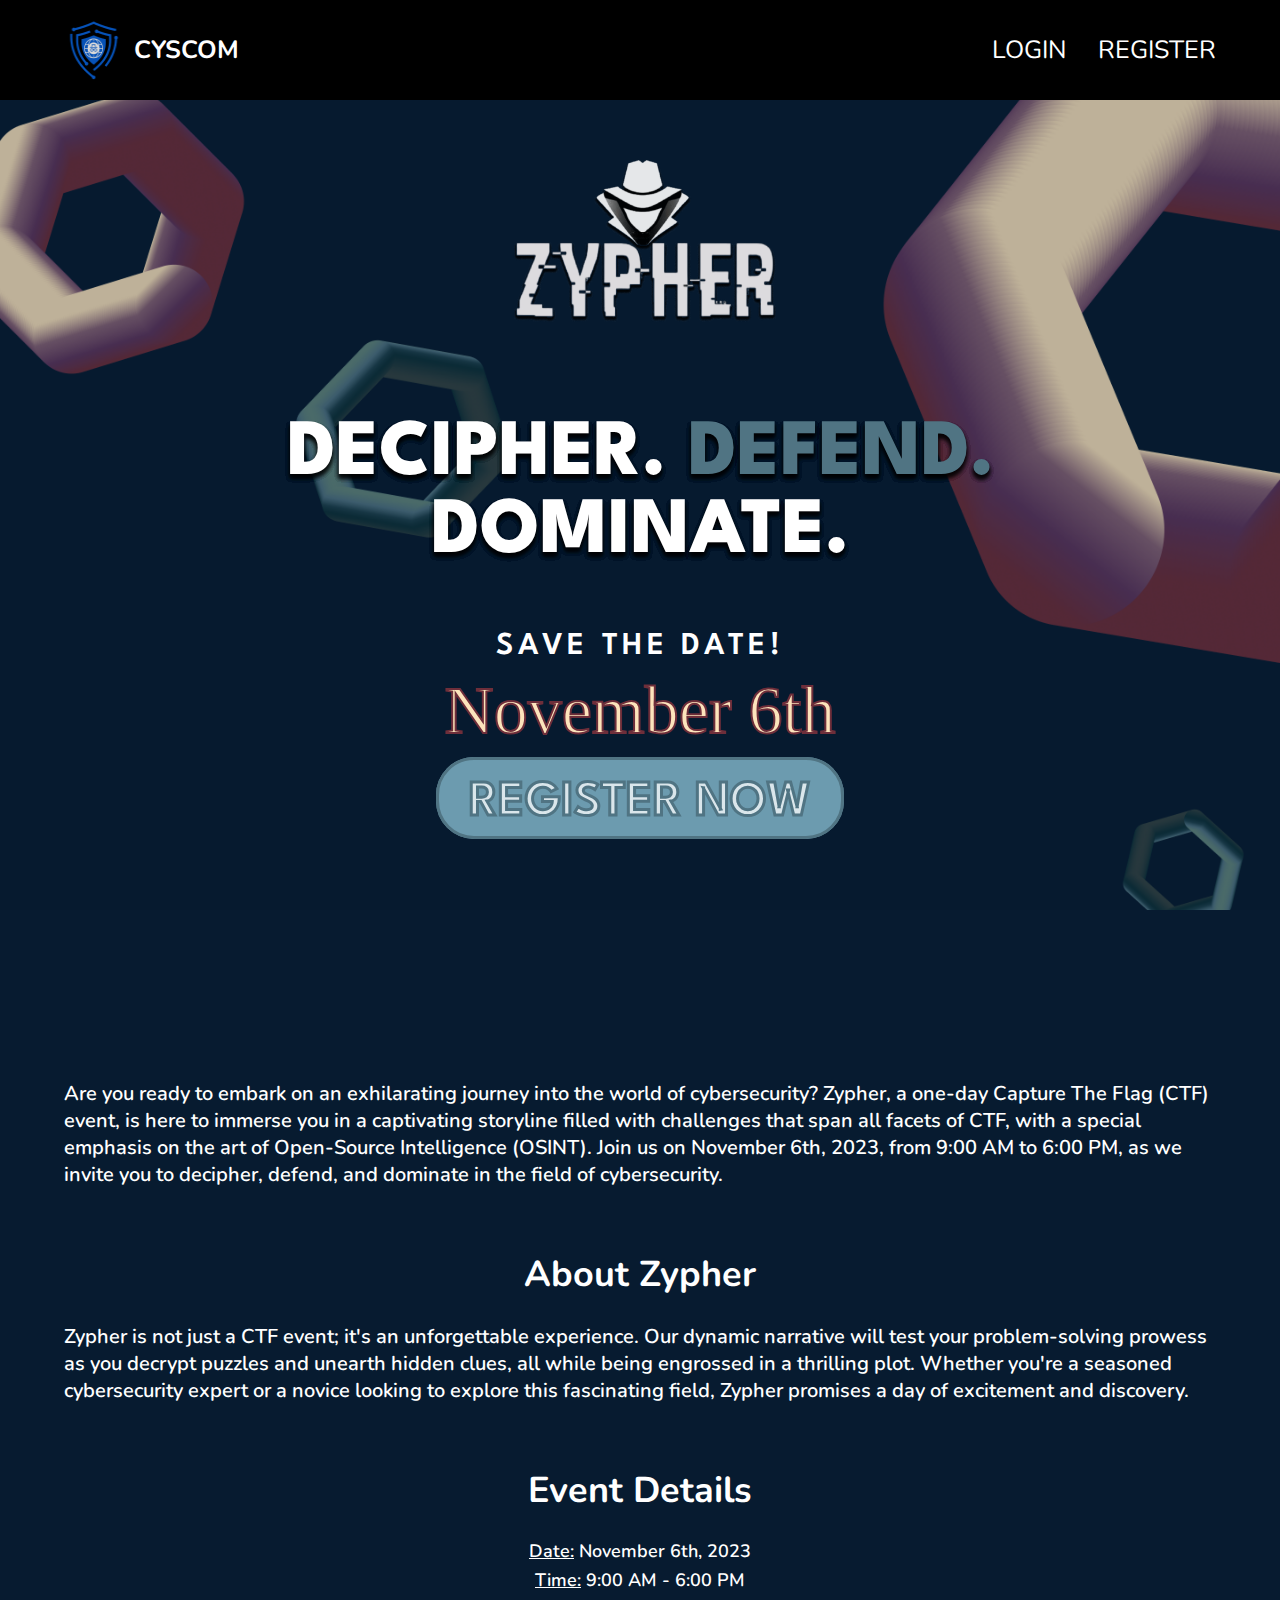
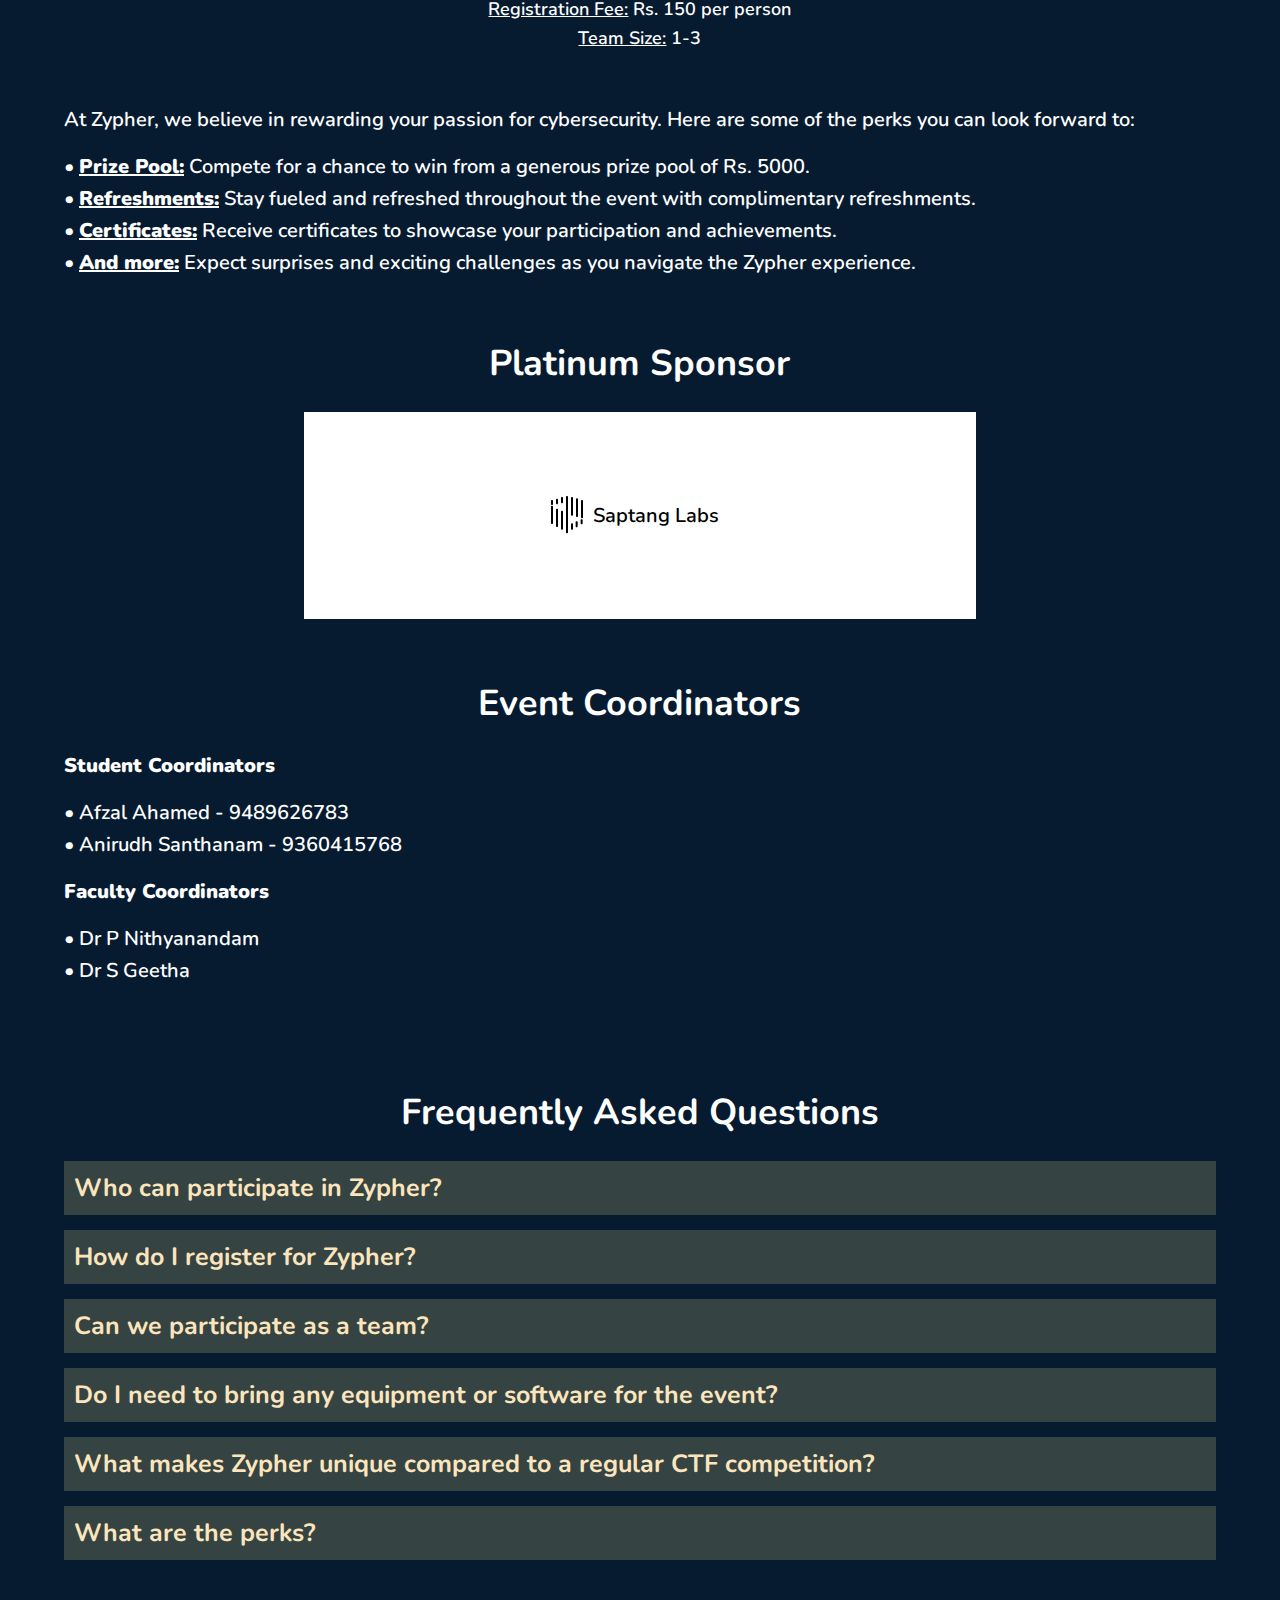
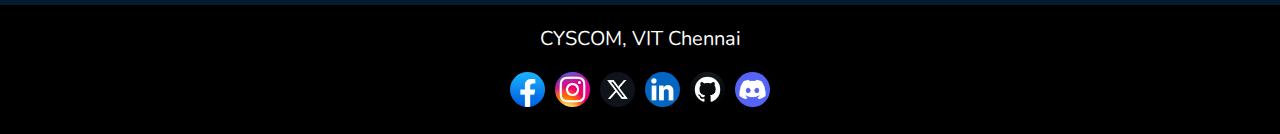
<file: src/index.html>
<!DOCTYPE html>
<html lang="en">

<head>
    <meta charset="UTF-8" />
    <meta name="viewport" content="width=device-width, initial-scale=1.0" />
    <title>Zypher | CYSCOM</title>

    <link rel="stylesheet" href="style.css" />
    <link rel="preconnect" href="https://fonts.googleapis.com" />
    <link rel="preconnect" href="https://fonts.gstatic.com" crossorigin />
    <link
        href="https://fonts.googleapis.com/css2?family=Anton&family=Kosugi+Maru&family=League+Spartan:wght@300;800&family=Nunito:wght@300&display=swap"
        rel="stylesheet" />

    <link rel="shortcut icon" href="logo.png" type="image/x-icon">
</head>

<body>
    <!-- read changes.txt -->
    <!-- read contributors.txt -->
    <div class="landing-page">
        <nav>
            <div class="nav-content">
                <div class="navbar-left">
                    <div class="logo-container">
                        <img id="cyscomlogo" alt="cyscomlogo" src="cyscom.png" />
                        <span id="cyscom">CYSCOM</span>
                    </div>
                </div>
                <div class="navbar-right">
                    <a class="nav-link" id="login-nav" href="login">LOGIN</a>
                    <a class="nav-link" id="reg-nav" href="register">REGISTER</a>
                </div>
            </div>
        </nav>
        <div class="main-content">
            <div class="zypher-logo-content">
                <div class="logo">
                    <img class="zypherlogo" alt="zypherlogo" src="logo.png" />
                </div>
            </div>
            <div class="content-container">
                <div class="left">
                    <div class="decipher">
                        DECIPHER.<span style="color: #507483"> DEFEND.</span> DOMINATE.
                    </div>
                </div>
                <div class="right">
                    <div class="savethedate">SAVE THE DATE!</div>
                    <div class="date">November 6th</div>
                    <div class="register-container">
                        <div class="button-container">
                          
                                <a class="register-button" id="play-toggle" href="register">REGISTER NOW</a>
                            
                        </div>
                    </div>
                </div>
            </div>
        </div>
        <div class="scroll-down-page">
            <div class="section-container">
                <div class="event-section event-desc">
                    <p>
                        Are you ready to embark on an exhilarating journey into the world of cybersecurity? Zypher, a
                        one-day Capture The Flag (CTF) event, is here to immerse you in a captivating storyline filled
                        with challenges that span all facets of CTF, with a special emphasis on the art of Open-Source
                        Intelligence (OSINT). Join us on November 6th, 2023, from 9:00 AM to 6:00 PM, as we invite you
                        to decipher, defend, and dominate in the field of cybersecurity.
                    </p>
                </div>
                <br>
                <div class="event-section event-desc">
                    <div class="center">

                        <h1>About Zypher</h1> 
                    </div>
                    <p>
                        Zypher is not just a CTF event; it's an unforgettable experience. Our dynamic narrative will
                        test your problem-solving prowess as you decrypt puzzles and unearth hidden clues, all while
                        being engrossed in a thrilling plot. Whether you're a seasoned cybersecurity expert or a novice
                        looking to explore this fascinating field, Zypher promises a day of excitement and discovery.
                    </p>
                </div>
                <br>
                <div class="event-section event-desc">
                    <div class="center">

                        <h1>Event Details</h1>
                    </div>

                <div class="center">

                    <ul>
                        <li><u>Date:</u> November 6th, 2023</li>
                        <li><u>Time:</u> 9:00 AM - 6:00 PM</li>
                        <li><u>Registration Fee:</u> Rs. 150 per person</li>
                        <li><u>Team Size:</u> 1-3</li>
                    </ul>
                </div>
                </div>
                <br>
                <div class="event-section event-desc">

                    
                    <p>
                        At Zypher, we believe in rewarding your passion for cybersecurity. Here are some of the perks
                        you can look forward to:
                    </p>
                    <ul>
                        <li>• <u><b>Prize Pool:</b></u> Compete for a chance to win from a generous prize pool of Rs.
                            5000.</li>
                        <li>• <u><b>Refreshments:</b></u> Stay fueled and refreshed throughout the event with
                            complimentary refreshments.</li>
                        <li>• <u><b>Certificates:</b></u> Receive certificates to showcase your participation and
                            achievements.</li>
                        <li>• <u><b>And more:</b></u> Expect surprises and exciting challenges as you navigate the
                            Zypher experience.</li>
                    </ul>
                </div>
                <br>
                <div class="event-section event-desc">
                    <div class="center">

                        <h1>Platinum Sponsor</h1>
                    </div>
                    <div class="image-container">
                        <div class="background flex">
    
                            <img src="saptang_logo.svg" alt="sponsor-logo">
                            <p>Saptang Labs</p>
                        </div>

                    </div>
                </div>
                <br>
                <br>
                <div class="event-section event-desc">
                    <div class="margin-wrapper">
                        <div class="center">

                            <h1>Event Coordinators</h1>
                        </div>
                    </div>
                    <p><b>Student Coordinators</b></p>
                    <ul>
                        <li>• Afzal Ahamed - 9489626783</li>
                        <li>• Anirudh Santhanam - 9360415768</li>
                    </ul>
                    <p><b>Faculty Coordinators</b></p>
                    <ul>
                        <li>• Dr P Nithyanandam</li>
                        <li>• Dr S Geetha</li>
                    </ul>
                </div>
                <!-- <br>
                <div class="event-section event-rules">
                    <h1>Event Rules</h1>
                    <ul>
                        <li>Point 1</li>
                        <li>Point 2</li>
                        <li>Point 3</li>
                    </ul>
                </div> -->
            </div>
        </div>
        <div class="scroll-down-page">
            <div class="faq">
                <h1>Frequently Asked Questions</h1>
                <div class="faq-box">
                    <div class="query-container">
                        <button class="question" onclick="toggleAnswer(this)">
                            Who can participate in Zypher?
                        </button>
                        <div class="answer">
                            <div class="answer-content">
                                Zypher is an inclusive event open to all individuals interested in problem-solving and
                                Capture The Flag (CTF) challenges. Regardless of your level of expertise, whether you're
                                a novice or an experienced problem solver, Zypher welcomes and caters to everyone. It's
                                an opportunity for all to embark on a journey of intellectual exploration.
                            </div>
                        </div>
                    </div>
                    <div class="query-container">
                        <button class="question" onclick="toggleAnswer(this)">
                            How do I register for Zypher?
                        </button>
                        <div class="answer">
                            <div class="answer-content">
                                The registration process is quick and straightforward. Just click on the registration
                                link here, and you'll be directed to the registration page. Fill in your details, and
                                for the incredible value of just Rs. 150, you secure your place in this thrilling event.
                                Don't miss out on this chance to test your skills and be part of the Zypher experience.
                            </div>
                        </div>
                    </div>
                    <div class="query-container">
                        <button class="question" onclick="toggleAnswer(this)">
                            Can we participate as a team?
                        </button>
                        <div class="answer">
                            <div class="answer-content">
                                Absolutely! Teamwork makes Zypher even more exciting. You can form a team consisting of
                                1 to 3 participants. The team creation process will take place on the day of the event,
                                allowing you to collaborate and tackle challenges together. Strength in numbers, right?
                            </div>
                        </div>
                    </div>
                    <div class="query-container">
                        <button class="question" onclick="toggleAnswer(this)">
                            Do I need to bring any equipment or software for the event?
                        </button>
                        <div class="answer">
                            <div class="answer-content">
                                All you need to bring is your laptop, and it's preferred if you have Kali Linux
                                pre-installed. We've got everything else covered for you, ensuring a seamless and
                                immersive experience during Zypher.
                            </div>
                        </div>
                    </div>
                    <div class="query-container">
                        <button class="question" onclick="toggleAnswer(this)">
                            What makes Zypher unique compared to a regular CTF competition?
                        </button>
                        <div class="answer">
                            <div class="answer-content">
                                Zypher isn't your average CTF event. It's an extraordinary blend of problem-solving and
                                storytelling. Each challenge you face is not just a technical puzzle but a piece of a
                                captivating narrative. As you solve these challenges, you unravel the storyline, making
                                Zypher a thrilling and immersive experience. It's problem-solving with a twist!
                            </div>
                        </div>
                    </div>
                    <div class="query-container">
                        <button class="question" onclick="toggleAnswer(this)">
                            What are the perks?
                        </button>
                        <div class="answer">
                            <div class="answer-content">
                                Prize Pool of Rs. 5000, refreshments for all, certificates, and more.
                            </div>
                        </div>
                    </div>
                </div>
            </div>
        </div>
        <footer>
            <p>CYSCOM, VIT Chennai</p>
            <div class="footer-links">
                <a href="https://facebook.com/cyscomvit/"><img src="facebook.png" alt="" height="32"
                        width="32"></a>
                <!-- &nbsp; -->
                <a href="https://instagram.com/cyscomvit/"><img src="instagram.png" alt="" height="32"
                        width="32"></a>
                <!-- &nbsp; -->
                <a href="https://twitter.com/CyscomVit/"><img src="x.png" alt="" height="32"
                        width="32"></a>
                <!-- &nbsp; -->
                <a href="https://www.linkedin.com/company/cyscomvit/"><img src="linkedin.png" alt=""
                        height="32" width="32"></a>
                <!-- &nbsp; -->
                <a href="https://github.com/cyscomvit/"><img src="github.png" alt="" height="32"
                        width="32"></a>
                <!-- &nbsp; -->
                <a href="https://discord.gg/9RyHCQgjAv"><img src="discord.png" alt="" height="32"
                        width="32"></a>
                <!-- &nbsp; -->
            </div>
        </footer>
    </div>
    <script>
        function toggleAnswer(button) {
            const answer = button.nextElementSibling;
            const answerContent = answer.querySelector('.answer-content');
            const faqItem = button.parentElement;

            if (faqItem.classList.contains('open')) {
                // If the FAQ item is open, close it
                answer.style.height = '0';
                answer.style.padding = '0';
                answerContent.style.overflow = 'hidden';
                faqItem.classList.remove('open');
            } else {
                // If the FAQ item is closed, open it
                answer.style.height = answerContent.scrollHeight + 'px';
                answer.style.padding = '10px';
                answerContent.style.overflow = 'visible';
                faqItem.classList.add('open');
            }
        }
        if (localStorage.getItem('jwt')) {
            document.getElementById('login-nav').innerHTML = 'Logout';
            document.getElementById('login-nav').href = "javascript:localStorage.removeItem('jwt');window.location.reload();";
            document.getElementById('reg-nav').remove();
            document.getElementById('play-toggle').innerHTML = 'PLAY';
            document.getElementById('play-toggle').href = 'game/';
        }

    </script>
</body>

</html>
</file>
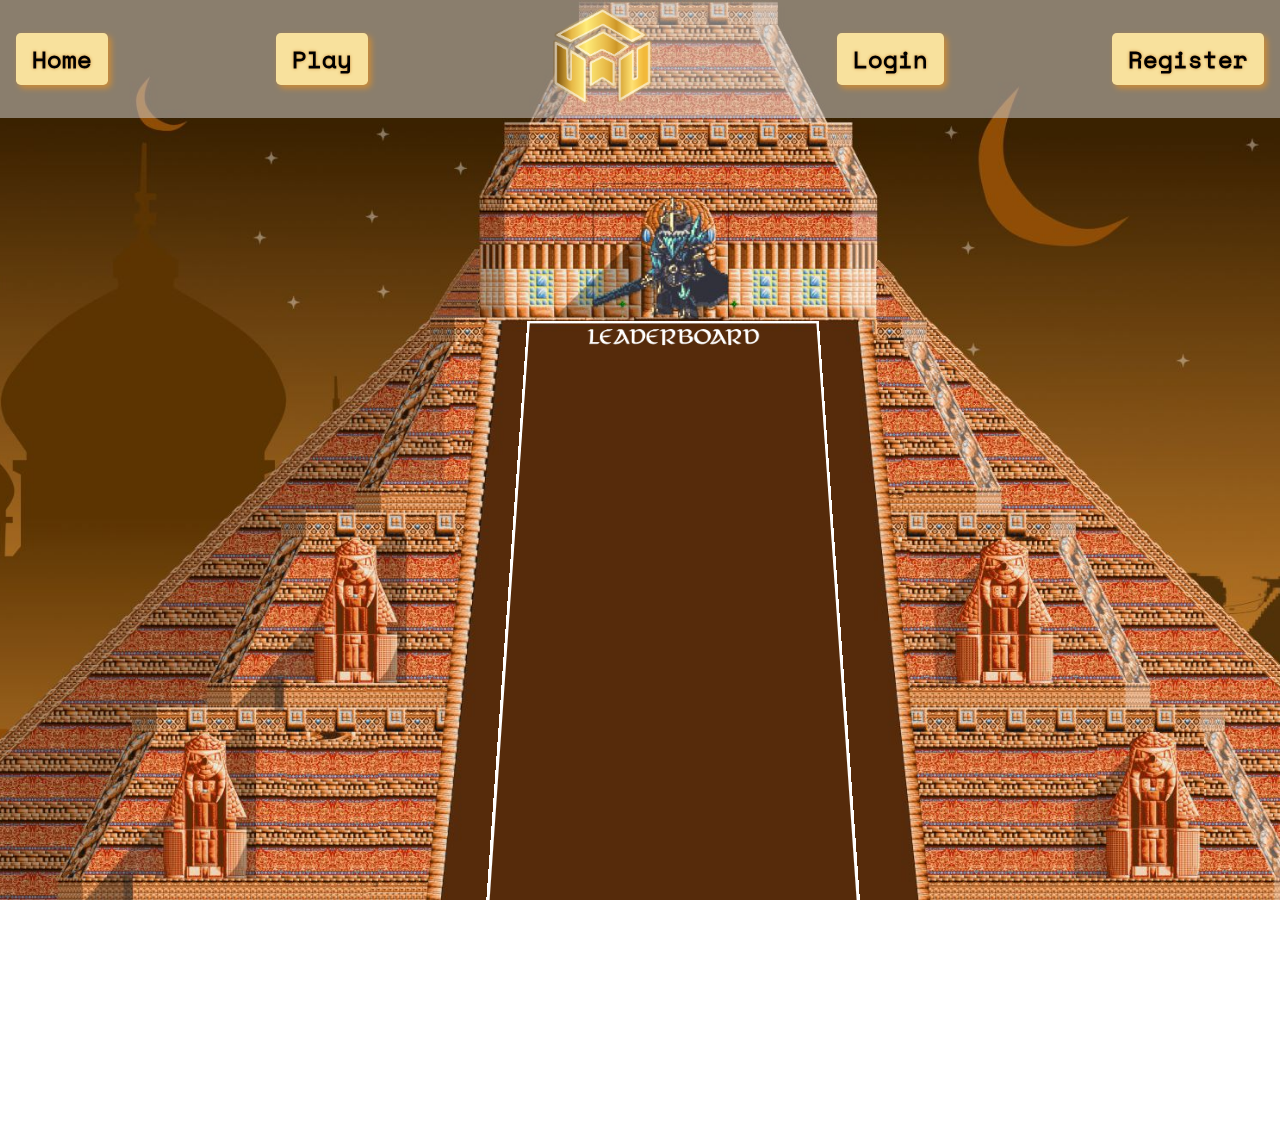
<file: app/leaderboard/index.html>
<!DOCTYPE html>
<html lang="en">

<head>
    <meta charset="UTF-8">
    <meta http-equiv="X-UA-Compatible" content="IE=edge">
    <meta name="viewport" content="width=device-width, initial-scale=1.0">
    <title>Leaderboard</title>
</head>

<body>
    <header>
        <nav>
            <ul>
                <li><a href="../">Home</a></li>
                <li><a href="../game">Play</a></li>
                <li><img src="../assets/img/navbar-logo.png" alt="paradox logo"></li>
                <li><a href="../login" id="login-nav">Login</a></li>
                <li><a href="../register">Register</a></li>
            </ul>
        </nav>
    </header>
    <div class="container">
        <div class="content">
            <h1 hidden>Leaderboard</h1>
            <svg id="h1-image" viewBox="0 0 446 51" fill="none" xmlns="http://www.w3.org/2000/svg">
                <path
                    d="M7.98993 44.784C9.1846 42.864 9.78193 39.792 9.78193 35.568V8.88C9.78193 7.81333 9.2486 7.28 8.18193 7.28H2.35793C1.29126 7.28 1.1846 6.96 2.03793 6.32L7.66993 2.352C8.52326 1.712 9.48326 1.392 10.5499 1.392H15.3499C16.4166 1.392 16.9499 1.92533 16.9499 2.992V33.648C16.9499 34.6293 16.8646 35.6107 16.6939 36.592C16.5233 37.5307 16.3099 38.4267 16.0539 39.28C15.7979 40.304 16.1606 40.816 17.1419 40.816H32.9499C33.9739 40.816 34.1446 41.2213 33.4619 42.032L31.2219 44.784C30.8806 45.1253 30.4753 45.424 30.0059 45.68C29.5366 45.8933 29.0673 46 28.5979 46H8.56593C7.66993 46 7.47793 45.5947 7.98993 44.784ZM61.1514 1.392C61.6208 1.392 62.1328 1.37067 62.6874 1.328C63.2848 1.28533 63.8181 1.22133 64.2874 1.136L66.6554 0.688C67.1248 0.602665 67.3808 0.623998 67.4234 0.751999C67.5088 0.837331 67.3594 1.008 66.9754 1.264L59.8714 6.32C59.5301 6.61867 59.0821 6.85333 58.5274 7.024C58.0154 7.152 57.5034 7.19467 56.9914 7.152C51.5301 6.85333 47.5408 7.87733 45.0234 10.224C42.5061 12.5707 41.3541 16.5813 41.5674 22.256C41.6101 22.896 41.8448 23.216 42.2714 23.216C42.5701 23.216 42.8261 23.1307 43.0394 22.96L46.1114 20.976C46.4954 20.72 46.9434 20.528 47.4554 20.4C48.0101 20.2293 48.5221 20.144 48.9914 20.144H62.9434C64.0101 20.144 64.0954 20.4213 63.1994 20.976L56.8634 25.072C56.4794 25.328 56.0101 25.5413 55.4554 25.712C54.9434 25.8827 54.4528 25.968 53.9834 25.968H43.5514C43.0821 25.968 42.7194 26.1173 42.4634 26.416C42.2074 26.672 42.1434 27.0347 42.2714 27.504C42.7834 29.68 43.5088 31.664 44.4474 33.456C45.4288 35.248 46.5808 36.7627 47.9034 38C49.2688 39.2373 50.7834 40.1973 52.4474 40.88C54.1541 41.5627 55.9888 41.904 57.9514 41.904C59.7861 41.904 61.5994 41.6267 63.3914 41.072C63.8608 40.9013 64.1594 40.9013 64.2874 41.072C64.4154 41.2427 64.3088 41.4987 63.9674 41.84C63.2421 42.6933 62.3888 43.4613 61.4074 44.144C60.4688 44.784 59.4874 45.3173 58.4634 45.744C57.4394 46.1707 56.3941 46.4907 55.3274 46.704C54.3034 46.9173 53.3434 47.024 52.4474 47.024C49.8021 47.024 47.3701 46.4053 45.1514 45.168C42.9754 43.9307 41.0768 42.3093 39.4554 40.304C37.8768 38.2987 36.6394 36.0587 35.7434 33.584C34.8474 31.0667 34.3994 28.528 34.3994 25.968C34.3994 22.8533 34.6554 20.2507 35.1674 18.16C35.7221 16.0693 36.4688 14.2773 37.4074 12.784C38.3888 11.248 39.5408 9.92533 40.8634 8.816C42.2288 7.664 43.7008 6.46933 45.2794 5.232C46.2608 4.50666 47.1994 3.90933 48.0954 3.44C49.0341 2.97066 49.9941 2.58666 50.9754 2.288C51.9568 1.98933 53.0021 1.776 54.1114 1.648C55.2208 1.52 56.4581 1.43466 57.8234 1.392H61.1514ZM98.6489 32.432C98.4356 31.9627 98.2223 31.7067 98.0089 31.664C97.7956 31.5787 97.6036 31.7067 97.4329 32.048C96.1103 34.8213 94.5316 37.168 92.6969 39.088C90.8623 41.008 88.9209 42.5653 86.8729 43.76C84.8676 44.9547 82.8196 45.808 80.7289 46.32C78.6809 46.832 76.7609 47.0667 74.9689 47.024C73.2196 46.9813 71.7049 46.6827 70.4249 46.128C69.9129 45.9147 69.5716 45.6587 69.4009 45.36C69.2729 45.0187 69.3583 44.6987 69.6569 44.4C71.3636 42.608 73.0916 40.304 74.8409 37.488C76.6329 34.6293 78.2543 31.5573 79.7049 28.272C81.1983 24.9867 82.4569 21.6373 83.4809 18.224C84.5476 14.8107 85.2089 11.6533 85.4649 8.752C85.5076 8.28266 85.3796 7.92 85.0809 7.664C84.7823 7.408 84.3983 7.28 83.9289 7.28H77.7849C76.7183 7.28 76.5049 6.96 77.1449 6.32L81.0489 2.352C81.6889 1.712 82.5209 1.392 83.5449 1.392H89.6249C90.7769 1.392 91.8436 1.75467 92.8249 2.48C93.8489 3.16267 94.5956 4.08 95.0649 5.232L111.449 44.4C111.662 44.8693 111.684 45.2533 111.513 45.552C111.342 45.8507 111.022 46 110.553 46H105.945C105.476 46 105.028 45.8507 104.601 45.552C104.174 45.2533 103.854 44.8693 103.641 44.4L98.6489 32.432ZM91.6729 15.856C91.2463 14.7893 90.9263 14.704 90.7129 15.6C90.2009 17.8613 89.3903 20.272 88.2809 22.832C87.1716 25.3493 85.9556 27.8027 84.6329 30.192C83.3103 32.5387 81.9663 34.6933 80.6009 36.656C79.2783 38.576 78.1049 40.048 77.0809 41.072C76.4409 41.712 76.6116 41.9253 77.5929 41.712C78.3609 41.5413 79.3423 41.2213 80.5369 40.752C81.7743 40.2827 83.1609 39.5787 84.6969 38.64C86.2756 37.7013 88.0249 36.5067 89.9449 35.056C91.8649 33.5627 93.9129 31.6853 96.0889 29.424C96.3449 29.168 96.4943 28.8053 96.5369 28.336C96.6223 27.824 96.5583 27.3333 96.3449 26.864L91.6729 15.856ZM124.591 7.6C125.829 5.552 127.514 3.93067 129.647 2.736C131.823 1.49866 134.255 0.879997 136.943 0.879997C139.717 0.879997 142.106 1.54133 144.111 2.864C146.117 4.144 147.717 5.85066 148.911 7.984C150.149 10.0747 150.981 12.464 151.407 15.152C151.834 17.84 151.855 20.6133 151.471 23.472C151.13 26.288 150.383 29.04 149.231 31.728C148.122 34.416 146.586 36.8267 144.623 38.96C142.703 41.0507 140.378 42.7573 137.647 44.08C134.917 45.36 131.802 46 128.303 46C126.853 46 125.423 45.9573 124.015 45.872C122.65 45.7867 121.413 45.488 120.303 44.976C119.237 44.464 118.362 43.6747 117.679 42.608C117.039 41.4987 116.719 39.9413 116.719 37.936V8.88C116.719 7.81333 116.186 7.28 115.119 7.28H109.231C108.207 7.28 108.122 6.96 108.975 6.32L114.607 2.352C115.461 1.712 116.421 1.392 117.487 1.392H122.287C123.354 1.392 123.887 1.92533 123.887 2.992V7.408C123.887 8.38933 124.122 8.45333 124.591 7.6ZM123.887 31.728C123.887 34.0747 123.887 35.9093 123.887 37.232C123.93 38.5547 124.143 39.536 124.527 40.176C124.911 40.816 125.53 41.2213 126.383 41.392C127.237 41.52 128.495 41.584 130.159 41.584C133.018 41.584 135.45 40.7307 137.455 39.024C139.503 37.2747 141.082 35.12 142.191 32.56C143.301 29.9573 143.962 27.1413 144.175 24.112C144.389 21.0827 144.111 18.288 143.343 15.728C142.618 13.1253 141.402 10.9707 139.695 9.264C138.031 7.51467 135.855 6.64 133.167 6.64C132.271 6.64 131.269 6.81067 130.159 7.152C129.093 7.45066 128.09 7.89867 127.151 8.496C126.255 9.09333 125.487 9.81866 124.847 10.672C124.207 11.5253 123.887 12.4853 123.887 13.552V31.728ZM181.089 1.392C181.558 1.392 182.07 1.37067 182.625 1.328C183.222 1.28533 183.756 1.22133 184.225 1.136L186.593 0.688C187.062 0.602665 187.318 0.623998 187.361 0.751999C187.446 0.837331 187.297 1.008 186.913 1.264L179.809 6.32C179.468 6.61867 179.02 6.85333 178.465 7.024C177.953 7.152 177.441 7.19467 176.929 7.152C171.468 6.85333 167.478 7.87733 164.961 10.224C162.444 12.5707 161.292 16.5813 161.505 22.256C161.548 22.896 161.782 23.216 162.209 23.216C162.508 23.216 162.764 23.1307 162.977 22.96L166.049 20.976C166.433 20.72 166.881 20.528 167.393 20.4C167.948 20.2293 168.46 20.144 168.929 20.144H182.881C183.948 20.144 184.033 20.4213 183.137 20.976L176.801 25.072C176.417 25.328 175.948 25.5413 175.393 25.712C174.881 25.8827 174.39 25.968 173.921 25.968H163.489C163.02 25.968 162.657 26.1173 162.401 26.416C162.145 26.672 162.081 27.0347 162.209 27.504C162.721 29.68 163.446 31.664 164.385 33.456C165.366 35.248 166.518 36.7627 167.841 38C169.206 39.2373 170.721 40.1973 172.385 40.88C174.092 41.5627 175.926 41.904 177.889 41.904C179.724 41.904 181.537 41.6267 183.329 41.072C183.798 40.9013 184.097 40.9013 184.225 41.072C184.353 41.2427 184.246 41.4987 183.905 41.84C183.18 42.6933 182.326 43.4613 181.345 44.144C180.406 44.784 179.425 45.3173 178.401 45.744C177.377 46.1707 176.332 46.4907 175.265 46.704C174.241 46.9173 173.281 47.024 172.385 47.024C169.74 47.024 167.308 46.4053 165.089 45.168C162.913 43.9307 161.014 42.3093 159.393 40.304C157.814 38.2987 156.577 36.0587 155.681 33.584C154.785 31.0667 154.337 28.528 154.337 25.968C154.337 22.8533 154.593 20.2507 155.105 18.16C155.66 16.0693 156.406 14.2773 157.345 12.784C158.326 11.248 159.478 9.92533 160.801 8.816C162.166 7.664 163.638 6.46933 165.217 5.232C166.198 4.50666 167.137 3.90933 168.033 3.44C168.972 2.97066 169.932 2.58666 170.913 2.288C171.894 1.98933 172.94 1.776 174.049 1.648C175.158 1.52 176.396 1.43466 177.761 1.392H181.089ZM195.594 8.88C195.594 7.81333 195.061 7.28 193.994 7.28H188.17C187.104 7.28 186.997 6.96 187.85 6.32L193.482 2.352C194.336 1.712 195.296 1.392 196.362 1.392H201.162C202.229 1.392 202.762 1.92533 202.762 2.992V6.512C202.762 7.45066 203.125 7.6 203.85 6.96C205.77 4.99733 207.797 3.48266 209.93 2.416C212.064 1.34933 214.325 0.815998 216.714 0.815998C220.597 0.815998 223.648 1.84 225.866 3.888C228.128 5.936 229.258 8.83733 229.258 12.592C229.258 14.8107 228.896 16.9227 228.17 18.928C227.488 20.8907 226.506 22.7253 225.226 24.432C223.946 26.096 222.432 27.6107 220.682 28.976C218.933 30.2987 217.013 31.4507 214.922 32.432C214.453 32.6453 214.176 32.9227 214.09 33.264C214.048 33.6053 214.197 33.9467 214.538 34.288C215.477 35.2693 216.522 36.2507 217.674 37.232C218.826 38.2133 220 39.1093 221.194 39.92C222.389 40.7307 223.584 41.4347 224.778 42.032C226.016 42.6293 227.168 43.0347 228.234 43.248C229.13 43.4187 229.173 43.7173 228.362 44.144C227.722 44.4427 226.997 44.7627 226.186 45.104C225.376 45.4453 224.544 45.744 223.69 46C222.88 46.2987 222.069 46.5333 221.258 46.704C220.49 46.9173 219.808 47.024 219.21 47.024C218.741 47.024 218.058 46.768 217.162 46.256C216.266 45.7867 215.221 45.0613 214.026 44.08C212.832 43.056 211.53 41.776 210.122 40.24C208.757 38.6613 207.349 36.8053 205.898 34.672C205.6 34.288 205.514 33.968 205.642 33.712C205.813 33.4133 206.133 33.2213 206.602 33.136C208.992 32.7093 211.104 31.8987 212.938 30.704C214.773 29.4667 216.288 27.9733 217.482 26.224C218.72 24.4747 219.637 22.5547 220.234 20.464C220.874 18.3307 221.194 16.176 221.194 14C221.194 11.9093 220.554 10.1813 219.274 8.816C218.037 7.408 216.117 6.704 213.514 6.704C211.722 6.704 209.973 7.088 208.266 7.856C206.602 8.58133 205.13 9.584 203.85 10.864C203.509 11.2053 203.232 11.632 203.018 12.144C202.848 12.656 202.762 13.168 202.762 13.68V49.072C202.762 50.1387 202.229 50.672 201.162 50.672H197.194C196.128 50.672 195.594 50.1387 195.594 49.072V8.88ZM264.413 21.424C265.821 21.6373 267.144 21.9573 268.381 22.384C269.661 22.768 270.77 23.344 271.709 24.112C272.648 24.8373 273.394 25.7333 273.949 26.8C274.504 27.8667 274.781 29.168 274.781 30.704C274.781 32.4107 274.44 33.968 273.757 35.376C273.117 36.784 272.242 38.064 271.133 39.216C270.066 40.3253 268.829 41.3067 267.421 42.16C266.013 43.0133 264.562 43.7387 263.069 44.336C261.576 44.8907 260.082 45.3173 258.589 45.616C257.138 45.872 255.816 46 254.621 46C253.512 46 252.125 46 250.461 46C248.84 46.0427 247.261 45.8507 245.725 45.424C244.189 44.9973 242.866 44.2293 241.757 43.12C240.648 41.968 240.093 40.24 240.093 37.936V8.88C240.093 7.81333 239.56 7.28 238.493 7.28H232.669C231.602 7.28 231.496 6.96 232.349 6.32L237.981 2.352C238.408 2.05333 238.877 1.81867 239.389 1.648C239.944 1.47733 240.456 1.392 240.925 1.392H245.661C246.728 1.392 247.261 1.92533 247.261 2.992V7.408C247.261 8.38933 247.517 8.45333 248.029 7.6C249.266 5.552 250.952 3.93067 253.085 2.736C255.261 1.49866 257.672 0.879997 260.317 0.879997C262.365 0.879997 264.136 1.264 265.629 2.032C267.165 2.75733 268.36 3.71733 269.213 4.912C270.109 6.10667 270.685 7.45066 270.941 8.944C271.24 10.3947 271.176 11.8667 270.749 13.36C270.365 14.8107 269.64 16.1973 268.573 17.52C267.506 18.8 266.077 19.8453 264.285 20.656C263.432 21.04 263.474 21.296 264.413 21.424ZM247.261 21.616C247.261 22.0853 247.368 22.384 247.581 22.512C247.837 22.64 248.136 22.5333 248.477 22.192C248.69 22.0213 248.882 21.872 249.053 21.744C249.224 21.5733 249.373 21.424 249.501 21.296C250.781 21.296 252.104 21.2747 253.469 21.232C254.877 21.1467 256.349 21.104 257.885 21.104C258.482 21.104 259.016 21.0187 259.485 20.848C259.997 20.6347 260.424 20.3787 260.765 20.08C261.874 19.0133 262.664 17.712 263.133 16.176C263.602 14.64 263.688 13.168 263.389 11.76C263.133 10.352 262.429 9.15733 261.277 8.176C260.125 7.152 258.461 6.64 256.285 6.64C255.432 6.64 254.493 6.832 253.469 7.216C252.445 7.55733 251.464 8.048 250.525 8.688C249.586 9.28533 248.797 10.0107 248.157 10.864C247.56 11.6747 247.261 12.5707 247.261 13.552V21.616ZM247.261 31.728C247.261 34.16 247.282 36.0587 247.325 37.424C247.41 38.7893 247.709 39.792 248.221 40.432C248.776 41.0293 249.672 41.392 250.909 41.52C252.146 41.6053 253.938 41.6267 256.285 41.584C257.309 41.5413 258.376 41.3707 259.485 41.072C260.637 40.7307 261.704 40.2187 262.685 39.536C263.666 38.8107 264.477 37.872 265.117 36.72C265.757 35.568 266.077 34.16 266.077 32.496C266.077 30.192 265.522 28.464 264.413 27.312C263.304 26.16 261.896 25.3493 260.189 24.88C258.482 24.4107 256.626 24.1973 254.621 24.24C252.616 24.2827 250.696 24.3467 248.861 24.432C247.794 24.5173 247.261 25.072 247.261 26.096V31.728ZM296.727 47.024C293.783 47.024 291.117 46.4053 288.727 45.168C286.338 43.9307 284.29 42.3093 282.583 40.304C280.919 38.2987 279.639 36.0587 278.743 33.584C277.847 31.0667 277.399 28.528 277.399 25.968C277.399 22.64 278.039 19.4613 279.319 16.432C280.599 13.4027 282.327 10.736 284.503 8.432C286.722 6.08533 289.303 4.22933 292.247 2.864C295.234 1.49866 298.391 0.815998 301.719 0.815998C304.663 0.815998 307.33 1.392 309.719 2.544C312.109 3.65333 314.135 5.14666 315.799 7.024C317.506 8.90133 318.807 11.056 319.703 13.488C320.599 15.8773 321.047 18.352 321.047 20.912C321.047 24.24 320.407 27.4827 319.127 30.64C317.847 33.7547 316.098 36.528 313.879 38.96C311.703 41.392 309.122 43.3547 306.135 44.848C303.191 46.2987 300.055 47.024 296.727 47.024ZM285.207 21.872C285.207 24.8587 285.698 27.5467 286.679 29.936C287.661 32.3253 288.919 34.352 290.455 36.016C291.991 37.68 293.719 38.96 295.639 39.856C297.559 40.752 299.479 41.2 301.399 41.2C302.935 41.2 304.407 40.8373 305.815 40.112C307.266 39.3867 308.525 38.32 309.591 36.912C310.701 35.504 311.575 33.7973 312.215 31.792C312.855 29.7867 313.175 27.504 313.175 24.944C313.175 21.9573 312.706 19.3333 311.767 17.072C310.829 14.768 309.613 12.848 308.119 11.312C306.626 9.776 304.919 8.624 302.999 7.856C301.079 7.04533 299.159 6.64 297.239 6.64C295.703 6.64 294.21 6.96 292.759 7.6C291.351 8.24 290.071 9.2 288.919 10.48C287.81 11.76 286.914 13.36 286.231 15.28C285.549 17.1573 285.207 19.3547 285.207 21.872ZM347.524 32.432C347.311 31.9627 347.097 31.7067 346.884 31.664C346.671 31.5787 346.479 31.7067 346.308 32.048C344.985 34.8213 343.407 37.168 341.572 39.088C339.737 41.008 337.796 42.5653 335.748 43.76C333.743 44.9547 331.695 45.808 329.604 46.32C327.556 46.832 325.636 47.0667 323.844 47.024C322.095 46.9813 320.58 46.6827 319.3 46.128C318.788 45.9147 318.447 45.6587 318.276 45.36C318.148 45.0187 318.233 44.6987 318.532 44.4C320.239 42.608 321.967 40.304 323.716 37.488C325.508 34.6293 327.129 31.5573 328.58 28.272C330.073 24.9867 331.332 21.6373 332.356 18.224C333.423 14.8107 334.084 11.6533 334.34 8.752C334.383 8.28266 334.255 7.92 333.956 7.664C333.657 7.408 333.273 7.28 332.804 7.28H326.66C325.593 7.28 325.38 6.96 326.02 6.32L329.924 2.352C330.564 1.712 331.396 1.392 332.42 1.392H338.5C339.652 1.392 340.719 1.75467 341.7 2.48C342.724 3.16267 343.471 4.08 343.94 5.232L360.324 44.4C360.537 44.8693 360.559 45.2533 360.388 45.552C360.217 45.8507 359.897 46 359.428 46H354.82C354.351 46 353.903 45.8507 353.476 45.552C353.049 45.2533 352.729 44.8693 352.516 44.4L347.524 32.432ZM340.548 15.856C340.121 14.7893 339.801 14.704 339.588 15.6C339.076 17.8613 338.265 20.272 337.156 22.832C336.047 25.3493 334.831 27.8027 333.508 30.192C332.185 32.5387 330.841 34.6933 329.476 36.656C328.153 38.576 326.98 40.048 325.956 41.072C325.316 41.712 325.487 41.9253 326.468 41.712C327.236 41.5413 328.217 41.2213 329.412 40.752C330.649 40.2827 332.036 39.5787 333.572 38.64C335.151 37.7013 336.9 36.5067 338.82 35.056C340.74 33.5627 342.788 31.6853 344.964 29.424C345.22 29.168 345.369 28.8053 345.412 28.336C345.497 27.824 345.433 27.3333 345.22 26.864L340.548 15.856ZM365.469 8.88C365.469 7.81333 364.936 7.28 363.869 7.28H358.045C356.979 7.28 356.872 6.96 357.725 6.32L363.357 2.352C364.211 1.712 365.171 1.392 366.237 1.392H371.037C372.104 1.392 372.637 1.92533 372.637 2.992V6.512C372.637 7.45066 373 7.6 373.725 6.96C375.645 4.99733 377.672 3.48266 379.805 2.416C381.939 1.34933 384.2 0.815998 386.589 0.815998C390.472 0.815998 393.523 1.84 395.741 3.888C398.003 5.936 399.133 8.83733 399.133 12.592C399.133 14.8107 398.771 16.9227 398.045 18.928C397.363 20.8907 396.381 22.7253 395.101 24.432C393.821 26.096 392.307 27.6107 390.557 28.976C388.808 30.2987 386.888 31.4507 384.797 32.432C384.328 32.6453 384.051 32.9227 383.965 33.264C383.923 33.6053 384.072 33.9467 384.413 34.288C385.352 35.2693 386.397 36.2507 387.549 37.232C388.701 38.2133 389.875 39.1093 391.069 39.92C392.264 40.7307 393.459 41.4347 394.653 42.032C395.891 42.6293 397.043 43.0347 398.109 43.248C399.005 43.4187 399.048 43.7173 398.237 44.144C397.597 44.4427 396.872 44.7627 396.061 45.104C395.251 45.4453 394.419 45.744 393.565 46C392.755 46.2987 391.944 46.5333 391.133 46.704C390.365 46.9173 389.683 47.024 389.085 47.024C388.616 47.024 387.933 46.768 387.037 46.256C386.141 45.7867 385.096 45.0613 383.901 44.08C382.707 43.056 381.405 41.776 379.997 40.24C378.632 38.6613 377.224 36.8053 375.773 34.672C375.475 34.288 375.389 33.968 375.517 33.712C375.688 33.4133 376.008 33.2213 376.477 33.136C378.867 32.7093 380.979 31.8987 382.813 30.704C384.648 29.4667 386.163 27.9733 387.357 26.224C388.595 24.4747 389.512 22.5547 390.109 20.464C390.749 18.3307 391.069 16.176 391.069 14C391.069 11.9093 390.429 10.1813 389.149 8.816C387.912 7.408 385.992 6.704 383.389 6.704C381.597 6.704 379.848 7.088 378.141 7.856C376.477 8.58133 375.005 9.584 373.725 10.864C373.384 11.2053 373.107 11.632 372.893 12.144C372.723 12.656 372.637 13.168 372.637 13.68V49.072C372.637 50.1387 372.104 50.672 371.037 50.672H367.069C366.003 50.672 365.469 50.1387 365.469 49.072V8.88ZM417.904 7.6C419.141 5.552 420.827 3.93067 422.96 2.736C425.136 1.49866 427.568 0.879997 430.256 0.879997C433.029 0.879997 435.419 1.54133 437.424 2.864C439.429 4.144 441.029 5.85066 442.224 7.984C443.461 10.0747 444.293 12.464 444.72 15.152C445.147 17.84 445.168 20.6133 444.784 23.472C444.443 26.288 443.696 29.04 442.544 31.728C441.435 34.416 439.899 36.8267 437.936 38.96C436.016 41.0507 433.691 42.7573 430.96 44.08C428.229 45.36 425.115 46 421.616 46C420.165 46 418.736 45.9573 417.328 45.872C415.963 45.7867 414.725 45.488 413.616 44.976C412.549 44.464 411.675 43.6747 410.992 42.608C410.352 41.4987 410.032 39.9413 410.032 37.936V8.88C410.032 7.81333 409.499 7.28 408.432 7.28H402.544C401.52 7.28 401.435 6.96 402.288 6.32L407.92 2.352C408.773 1.712 409.733 1.392 410.8 1.392H415.6C416.667 1.392 417.2 1.92533 417.2 2.992V7.408C417.2 8.38933 417.435 8.45333 417.904 7.6ZM417.2 31.728C417.2 34.0747 417.2 35.9093 417.2 37.232C417.243 38.5547 417.456 39.536 417.84 40.176C418.224 40.816 418.843 41.2213 419.696 41.392C420.549 41.52 421.808 41.584 423.472 41.584C426.331 41.584 428.763 40.7307 430.768 39.024C432.816 37.2747 434.395 35.12 435.504 32.56C436.613 29.9573 437.275 27.1413 437.488 24.112C437.701 21.0827 437.424 18.288 436.656 15.728C435.931 13.1253 434.715 10.9707 433.008 9.264C431.344 7.51467 429.168 6.64 426.48 6.64C425.584 6.64 424.581 6.81067 423.472 7.152C422.405 7.45066 421.403 7.89867 420.464 8.496C419.568 9.09333 418.8 9.81866 418.16 10.672C417.52 11.5253 417.2 12.4853 417.2 13.552V31.728Z"
                    fill="white" />
            </svg>
            <table></table>
        </div>
    </div>


    <style>
        @font-face {
            font-display: swap;
            font-family: 'Nunito';
            font-style: normal;
            font-weight: 400;
            src: url('../assets/fonts/nunito-v25-latin-regular.woff2') format('woff2'),
                url('../assets/fonts/nunito-v25-latin-regular.woff') format('woff');
        }

        @font-face {
            font-display: swap;
            font-family: 'Lord Story Demo';
            font-style: normal;
            font-weight: 400;
            src: url('../assets/fonts/Lordstorydemo-l3zgy.ttf') format('truetype');
        }

        /* space-mono-regular - latin */
        @font-face {
            font-display: swap;
            font-family: 'Space Mono';
            font-style: normal;
            font-weight: 400;
            src: url('../assets/fonts/space-mono-v12-latin-regular.woff2') format('woff2'),
                url('../assets/fonts/space-mono-v12-latin-regular.woff') format('woff');
        }

        html,
        body {
            height: 100vh;
            margin: 0;
            padding: 0;
            color: #fff;
        }

        header {
            background: rgba(217, 217, 217, 0.5);
        }

        header {
            margin: 0;
        }

        header,
        nav {
            width: 100%;
        }

        nav>ul {
            margin: 0;
            padding: 0 1rem;
            display: flex;
            justify-content: space-between;
            align-items: center;
        }

        nav>ul img {
            height: 6rem;
        }

        nav>ul>li {
            list-style: none;
            padding: 0.5rem 1rem;
        }

        nav>ul>li:not(:has(img)) {
            background: #F8E19D;
            border-radius: 0.3rem;
            filter: drop-shadow(0.2rem 0.2rem 0.2rem #CE8C35)
        }

        nav>ul a {
            font-family: 'Space Mono';
            text-decoration: none;
            color: black;
            font-weight: bolder;
            text-shadow: 0 0 0.2rem #CE8C35;
        }

        .content {
            border: 3px solid #fff;
        }

        .content>table {
            font-family: 'Nunito';
            font-size: 1.2rem;
            margin: 0;
            padding: 0;
            overflow-y: auto;
            text-align: center;
        }

        .content>table td {
            border-bottom: 1px solid #fff;
        }

        @media screen and (min-width: 600px) {
            body {
                background: url('../assets/img/lb-background.jpg') no-repeat center center local;
                background-size: cover;
                position: relative;
                font-size: 1.5rem;
                overflow: hidden;
            }

            .container {
                position: absolute;
                transform: translateX(-50%);
                left: 52.6%;
                top: 28.1%;
            }

            .content {
                transform: perspective(40rem) rotateX(15deg);
                width: 26vw;
                height: 50rem;
                overflow-y: auto;
            }

            .content>svg {
                transform: scale(60%);
            }

            .content>table {
                border-collapse: collapse;
                width: 100%;
            }
        }

        @media screen and (max-width: 600px) {
            body {
                background: #562b0c center center fixed;
                background-size: cover;
                position: unset;
            }

            header {
                background: unset;
            }

            nav>ul {
                padding: 1rem 0.2rem;
            }

            nav li:has(img) {
                display: none;
            }

            .content {
                width: 100%;
                display: flex;
                flex-direction: column;
                gap: 1.75rem;
                padding-top: 2rem;

                overflow-y: scroll;
            }

            .content>svg {
                transform: scale(80%);
            }
        }

        @media screen and (aspect-ratio: 16/10) {
            .content {
                width: 30vw;
            }
        }

        /*scrollbar */
        ::-webkit-scrollbar {
            width: 1rem;
        }

        ::-webkit-scrollbar-track {
            background: #F8BB96;
        }

        ::-webkit-scrollbar-thumb {
            background: #CE9728;
        }
    </style>

    <script type="module">
        import { BACKEND } from "../api.js";
        import cf from 'https://esm.sh/campfire.js@2.4.1';

        fetch(`${BACKEND}/leaderboard`).then(res => res.json()).then(data => {
            console.log(data)

            const table = document.querySelector('table');
            const tbody = document.createElement('tbody');
            table.appendChild(tbody);

            // data.slice(1).forEach(({
            //     username,
            //     level
            // }, i) => {
            //     const tr = document.createElement('tr');
            //     const td1 = document.createElement('td');
            //     const td2 = document.createElement('td');
            //     const td3 = document.createElement('td');

            //     td1.textContent = i + 1;
            //     td2.textContent = cf.escape(username);
            //     td3.textContent = level;

            //     tr.appendChild(td1);
            //     tr.appendChild(td2);
            //     tr.appendChild(td3);

            //     tbody.appendChild(tr);
            // });

            data.forEach(({
                username,
                level
            }, i) => {
                const tr = document.createElement('tr');
                const td1 = document.createElement('td');
                const td2 = document.createElement('td');
                const td3 = document.createElement('td');

                td1.textContent = i + 1;
                td2.textContent = cf.escape(username);
                td3.textContent = level;

                tr.appendChild(td1);
                tr.appendChild(td2);
                tr.appendChild(td3);

                tbody.appendChild(tr);
            });
        });

        if (localStorage.getItem('jwt')) {
            document.getElementById('login-nav').innerHTML = 'Logout';
            document.getElementById('login-nav').href = "javascript:localStorage.removeItem('jwt');window.location.reload();";
        }
    </script>
</body>

</html>
</file>
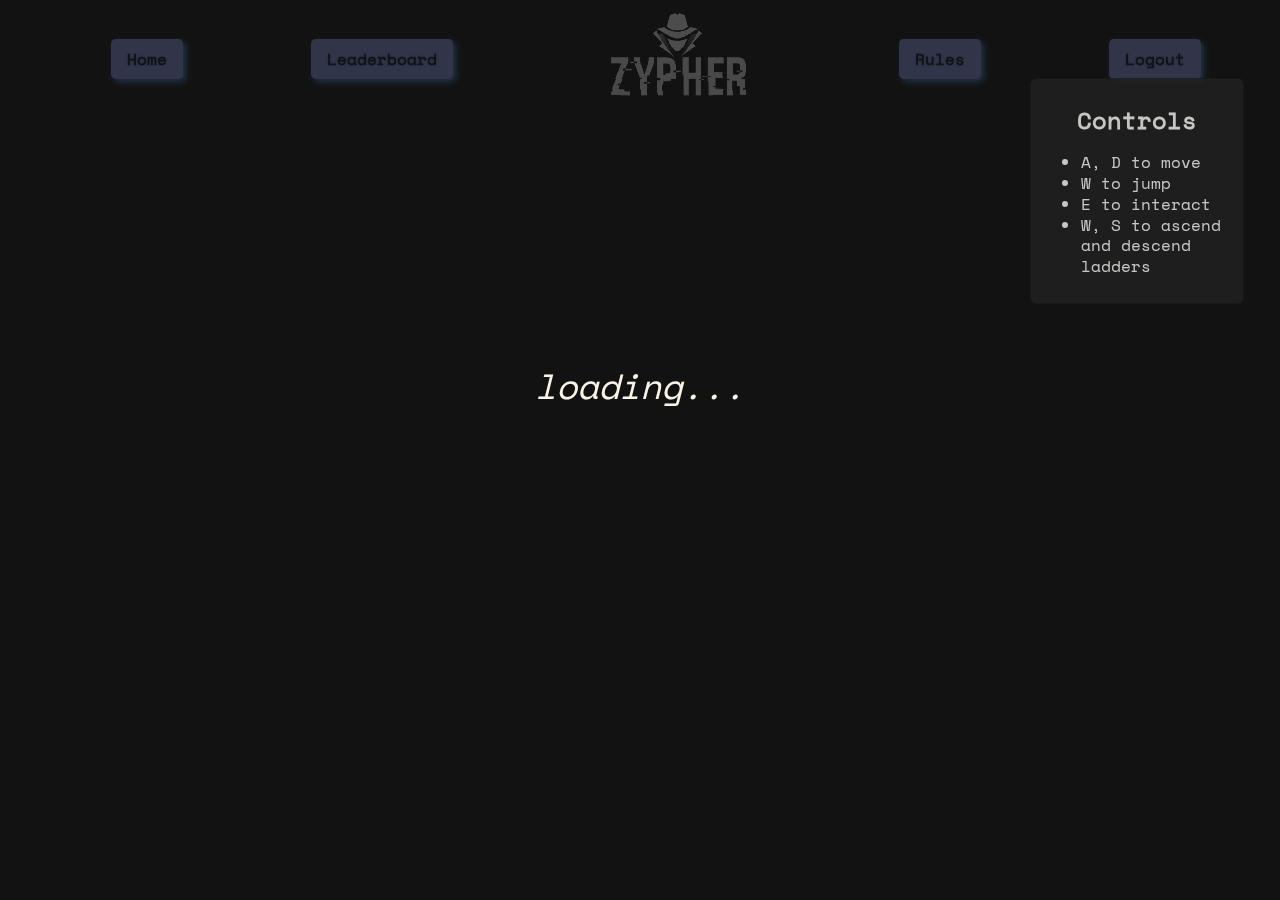
<file: src/game/index.html>
<!DOCTYPE html>
<html>

<head>
    <link rel='stylesheet' href='./style.css'>
    <meta name="viewport" content="width=device-width, initial-scale=1">
    <meta charset='UTF-8'>
    <title> ZYPHER - Play </title>
    <link rel="stylesheet" href="./alert.css">
</head>

<body>

    <header>
        <nav>
            <ul>
                <li><a href="../">Home</a></li>
                <li><a href="../leaderboard">Leaderboard</a></li>
                <li><img src="../logo.png" alt="zypher logo"></li>
                <li><a id="rules-link">Rules</a></li>
                <li><a href="javascript:localStorage.removeItem('jwt');window.location.href='../login'">Logout</a></li>
            </ul>
        </nav>
    </header>

    <div id='mask'> </div>
    <div id='mask-text'>
        <div id='mask-header'>
        </div>

        <div id='mask-subtext'>
            loading...
        </div>
    </div>

    <div id='controls'>
        <h2 align='center'>Controls</h2>
        <ul>
            <li>A, D to move</li>
            <li>W to jump</li>
            <li>E to interact</li>
            <li>W, S to ascend and descend ladders</li>
        </ul>
    </div>

    <script type='module' src='src/Constants.js'> </script>
    <script type='module' src='src/init.js'> </script>

    <canvas id='canvas'> </canvas>

    <div id="mobile-controls">
        <div id="dpad">
            <span class="spacer"></span>
            <button class="control" id="ctrl-up" data-char="w">↑</button>
            <span class="spacer"></span>
            <button class="control" id="ctrl-left" data-char="a">←</button>
            <span class="spacer center"></span>
            <button class="control" id="ctrl-right" data-char="d">→</button>
            <span class="spacer"></span>
            <button class="control" id="ctrl-down" data-char="s">↓</button>
            <span class="spacer"></span>
        </div>

        <div id="action-buttons">
            <button class="control" id="ctrl-jump" data-char=" ">⇑</button>
            <button class="control" id="ctrl-interact" data-char="e">●</button>
        </div>
    </div>

    <style>
        @font-face {
            font-display: swap;
            font-family: 'Space Mono';
            font-style: normal;
            font-weight: 400;
            src: url('../assets/fonts/space-mono-v12-latin-regular.woff2') format('woff2'),
                url('../assets/fonts/space-mono-v12-latin-regular.woff') format('woff');
        }

        body {
            z-index: 1;
        }

        header {
            position: fixed;
            top: 0;
            width: 100vw;
            z-index: 2;
        }

        nav>ul {
            display: flex;
            width: 100%;
            justify-content: center;
            align-items: center;
            gap: 10vw;
            margin: 0;
            padding: 0 1rem;
        }

        nav>ul img {
            height: 6rem;
        }

        nav>ul>li {
            list-style: none;
            padding: 0.5rem 1rem;
        }

        nav>ul>li:not(:has(img)) {
            background: rgb(127, 141, 221);
            border-radius: 0.3rem;
            filter: drop-shadow(0.2rem 0.2rem 0.2rem #3584ce)
        }

        nav>ul a {
            font-family: 'Space Mono';
            text-decoration: none;
            color: black;
            font-weight: bolder;
            text-shadow: 0 0 0.2rem #2e56c2;
        }

        @media screen and (max-width: 600px) {
            nav>ul {
                padding: 1rem 0.2rem 0rem 0rem;
                font-size: 0.7rem;
                gap: 0.75rem;
            }

            nav li:has(img) {
                display: none;
            }
        }
    </style>
</body>

</html>
</file>
<file: src/style.css>
html{
    overflow-x: hidden;
}
body {
    margin: 0;
    padding: 0;
    background-color: #071b30;
    overflow-x: hidden;
}
nav{
    width: 100%;
    background-color: black;
    position: fixed;
    top: 0;
    z-index: 100000;
}
.nav-content-mobile{
    display: none;
}

.flex{
    display: flex;
    align-items: center;
    justify-content: center;
    

}
.background{
    background-color: white;
    padding: 0;
    margin-left: 12em;
    margin-right: 12em;
    padding-top: 3em;
    padding-bottom: 3em;
    padding-left: 2em;
    padding-right: 2em;
}


    
    






.flex p{
    color: black;
    
    padding: 0.5em;
}

.nav-content {
    max-width: 1200px;
    width: 90%;
    margin: 0 auto;
    display: flex;
    justify-content: space-between;
    align-items: center;
    padding: 0 20px;
    height: 100px;
    font-family: "Nunito", sans-serif;
    font-size: 25px;
}
.logo-container{
    display: flex;
    align-items: center;
}
.navbar-center {
    text-align: center;
    align-items: center;
}
.navbar-right {
    text-align: right;
    /* margin-right: 20px !important; */
}
#cyscomlogo {
    width: 60px;
    height: 60px;
}
#cyscom {
    font-size: 25px;
    font-weight: bold;
    color: white;
    margin-left: 10px;
}
.nav-link {
    color: white;
    text-decoration: none;
    margin-left: 1em;
}
.play {
    padding: 5px 20px;
    border-radius: 10px;
    border: 1px solid rgba(255, 255, 255, 0.5);
}
.play:hover {
    background-color: #fce4bc;
    color: #6e2e3a;
}
.zyphper-logo-content{
    margin-top: 100px;
}
.logo {
    width: fit-content;
    margin: 0 auto;
    height: auto;
    padding-top: 20px;
}
.zypherlogo {
    width: 300px;
    height: auto;
    margin: 0 auto;
}
.main-content {
    padding-top: 130px;
    position: relative;
    background-image: url("bg.png");
    background-size: cover;
    background-repeat: no-repeat;
    background-attachment: fixed;
    min-height: 100vh;
}
.content-container{
    max-width: 1200px;
    width: 90%;
    padding-top: 60px;
    text-align: center;
    margin: 0 auto;
}
.left, .right{
    width: 100%;
}
.decipher {
    position: relative;
    padding: 20px 20px;
    font-family: "League Spartan";
    font-style: normal;
    font-weight: 800;
    font-size: 80px;
    line-height: 78px;
    z-index: 1;
    color: #ffffff;
    text-shadow: 0px 4px 4px rgba(0, 0, 0, 0.25), 0px 4px 4px rgba(0, 0, 0, 0.25), 0px 4px 4px rgba(0, 0, 0, 0.25), 0px 4px 4px rgba(0, 0, 0, 0.25), 0px 4px 4px rgba(0, 0, 0, 0.25), 0px 4px 4px rgba(0, 0, 0, 0.25), 0px 4px 4px rgba(0, 0, 0, 0.25), 0px 4px 4px rgba(0, 0, 0, 0.25);
}
.savethedate {
    padding: 40px 0 10px;
    font-family: "League Spartan";
    font-style: normal;
    font-weight: 600;
    font-size: 32px;
    line-height: 29px;
    letter-spacing: 0.145em;
    color: #ffffff;
}
.date {
    padding-bottom: 30px;
    font-family: "Kosugi Maru";
    font-style: normal;
    font-weight: 400;
    font-size: 68px;
    /* letter-spacing: 0.2em; */
    -webkit-text-stroke: 2px #6e2e3a;
    -webkit-text-fill-color: #fce4bc;
}
.register-container{
    padding-bottom: 40px;
}
.register-button{
    padding: 20px 30px 10px;
    background-color: transparent;
    border: none;
    text-decoration: none;
    font-family: "League Spartan";
    font-style: normal;
    font-weight: 600;
    font-size: 50px;
    color: rgba(255, 255, 255, 0.75);
    background-color: #6c9baf;
    border: 3px solid #507483;
    border-radius: 38px;
    -webkit-text-stroke: 3px #507483;
    transition: background-color 0.3s, color 0.3s;
    cursor: pointer;
}
.register-button:hover {
    background-color: #507483;
    color: #fff;
}
@media (max-width: 1130px) {
    .body {
        position: relative;
   }
    .main-content {
        display: inline-table;
   }

   .background {
    margin-left: 7em;
    margin-right: 7em;
    padding-left: 0;
    padding-right: 0;
   
   }
}
@media (max-width: 635px) {
    nav{
        padding: 0;
    }

    .background{
        margin-left: 2em;
        margin-right: 2em;
        padding-left: 0;
        padding-right: 0;
    }

    .nav-content {
        display: flex;
        height: 35px;
        width: 90%;
        padding: 20px 0;
        font-size: 20px;
    }
    .navbar-left, .navbar-right{
        width: 50%;
        align-items: center;
    }
    #cyscomlogo {
        width: 50px;
        height: 50px;
    }
    #cyscom {
        font-size: 20px;
        font-weight: bold;
        color: white;
        margin-left: 5px;
    }
    .logo-container{
        width: 100%;
        margin: 0 auto;
        text-align: center;
    }
    .navbar-right{
        text-align: right;
        margin-right: 5px;
    }
    .zypherlogo {
        width: 200px;
        height: auto;
        margin: 0 auto;
    }
    .logo-content{
        margin-top: 50px;
    }
    .main-content{
        padding-top: 100px;
    }
    .content-container{
        text-align: center;
        max-width: 600px;
        margin: 0 auto !important;
    }
    .left, .right{
        width: 100%;
        text-align: center;
    }
    .left{
        order: 2;
    }
    .righ{
        order: 1;
    }
    .decipher {
        font-size: 50px;
        line-height: 55px;
    }
    .savethedate{
        font-size: 20px;
    }
    .date{
        font-size: 40px;
    }
    .register-button {
        padding: 12px 20px 5px;
        background-color: transparent;
        border: none;
        text-decoration: none;
        font-family: "League Spartan";
        font-style: normal;
        font-weight: 600;
        font-size: 35px;
        letter-spacing: 0.03em;
        color: rgba(255, 255, 255, 0.75);
        background-color: #6c9baf;
        border: 3px solid #507483;
        border-radius: 38px;
        -webkit-text-stroke: 2px #507483;
        transition: background-color 0.3s, color 0.3s;
        cursor: pointer;
    }
    .section-container{
        width: 100%;
        margin: 0 auto;
    }
}
.scroll-down-page {
    margin: 0;
    padding: 0;
    position: relative;
    background-image: url("bg2.png");
    background-size: cover;
    background-repeat: no-repeat;
    background-attachment: fixed;
    background-color: #071b30;
    /* min-height: 100vh; */
    display: inline-table;
    align-items: center;
    justify-content: center;
    width: 100vw;
    padding: 30px 0;
}
.event-section{
    max-width: 1200px;
    width: 90%;
}
.event-desc {
    margin: 0 auto;
    font-family: "Nunito";
    font-style: normal;
    font-weight: 600;
    font-size: 20px;
    color: #ffffff;
}
.event-desc ul {
    list-style: none;
    padding: 0;
}
.event-desc ul li {
    margin-bottom: 5px;
}
.event-rules {
    margin: 0 auto;
    font-family: "Nunito";
    font-style: normal;
    font-weight: 600;
    font-size: 20px;
    color: #ffffff;
}
.event-rules ul {
    list-style: none;
    padding: 0;
}
.event-rules ul li {
    margin-bottom: 5px;
}
.center {
    max-width: 90%;
    margin: 0 auto;
    font-family: "Nunito";
    font-style: normal;
    font-weight: 600;
    font-size: 18px;
    text-align: center;
    color: #ffffff;
}

.faq {
    max-width: 90%;
    margin: 0 auto;
    font-family: "Nunito";
    font-style: normal;
    font-weight: 600;
    font-size: 18px;
    text-align: center;
    color: #ffffff;
}
.faq-box {
    max-width: 1200px;
    margin: 10px auto;
    border-radius: 10px;
    justify-content: center;
    align-items: center;
    text-decoration: none;
    text-align: left;
}
.query-container{
    border: 1px solid #ddd;
    border: 10px;
    margin-bottom: 10px;
}
.faq-box .question {
    background-color: #354443;
    padding: 10px;
    font-size: 25px;
    font-weight: bold;
    font-family: "Nunito";
    text-decoration: none;
    color: #fce4bc;
    border: none;
    width: 100%;
    text-align: left;
    cursor: pointer;
}
.faq-box .answer {
    height: 0;
    overflow: hidden;
    padding: 0;
    background-color: #cfbd9c;
    /* padding: 15px; */
    font-size: 25px;
    font-family: "Nunito";
    text-decoration: none;
    color: #424141;
    margin-top: 5px;
}
.faq-box .question:hover{
    background-color: #4c6260;
}
@media (max-width: 635px) {
    .event-section h1{
        font-size: 35px;
    }
    .event-section ul li, .event-section p{
        font-size: 20px;
    }
    .faq h1{
        font-size: 25px;
    }
    .faq-box .question{
        font-size: 20px;
        padding: 10px;
    }
    .faq-box .answer{
        font-size: 20px;
    }
}
.landing-page {
    background-attachment: fixed;
}
.scroll-down-page {
    background-attachment: fixed;
}
footer{
    font-family: "Nunito", sans-serif;
    background-color: black;
    color: white;
    align-items: center;
    text-align: center;
    padding: 20px 0;
    font-size: 20px;
}
footer p{
    margin: 0;
    margin-bottom: 20px;
}
footer a img{
    height: 35px;
    width: 35px;
    border-radius: 50px;
    margin: 0 2.5px;
}
</file>
<file: src/game/style.css>
body {
    font-family: "Space Mono", sans-serif;
}

#canvas {
    position: absolute;
    width: 100%;
    height: 100%;
    top: 0;
    left: 0;
    box-sizing: border-box;
    margin: 0;
    padding: 0;
}

* {
  image-rendering: optimizeSpeed;             /* Older versions of FF          */
  image-rendering: -moz-crisp-edges;          /* FF 6.0+                       */
  image-rendering: -webkit-optimize-contrast; /* Safari                        */
  image-rendering: -o-crisp-edges;            /* OS X & Windows Opera (12.02+) */
  image-rendering: pixelated;                 /* Awesome future-browsers       */
  -ms-interpolation-mode: nearest-neighbor;   /* IE                            */
}

#mask {
    opacity: 1;
    width: 100%;
    height: 100%;
    margin: 0 0 0 0;
    padding: 0 0 0 0;
    position: absolute;
    top: 0px;
    left: 0px;
    z-index: 2;
    background: rgba(24, 24, 24, 0.75);
}

#mask-header {
    width: 100%;
    text-align: center;
    position: absolute;
    font-size: 72px;
    top: 20%;
    left: 0%;
    z-index: 3;
}

#mask-subtext {
    position: absolute;
    width: 100%;
    text-align: center;
    font-size: 35px;
    top: 40%;
    left: 0%;
    font-style: italic;
    color: rgba(250, 244, 232, 1);
    z-index: 3;
}

#mobile-controls {
    display: none;
    justify-content: space-between;
    width: calc(100% - 3rem);
    position: absolute;
    top: 60%;
    padding: 1.5rem;
    align-items: center;
}

#mobile-controls #dpad {
    display: grid;
    grid-template-columns: repeat(3, 1fr);
}

#mobile-controls {
    background-color: transparent;
}

#mobile-controls .control {
    background-color: rgba(255,255,255,0.6);
    border: none;
}

#mobile-control .spacer {
    background-color: transparent;
}

#mobile-controls .control {
    display: inline-block;
    height: 3rem;
    text-align: center;
    width: 3rem;
    color: #303030;
    font-size: 1.6rem;
}

#mobile-controls .center {
    background-color: rgba(255,255,255,0.6);
}

#mobile-controls button:active {
    background-color: rgba(255,255,255,1);
}



@media screen and (max-aspect-ratio: 1/1) {
    #mobile-controls {
        display: flex;
    }

    #controls {
        display: none;
    }
}

html, body {
    margin: 0;
    background-color: black;
    color: #f5f4f0;
    user-select: none;
    position: absolute;
    width: 100%;
    height: 100%;
    top: 0;
    left: 0;
    box-sizing: border-box;    
    padding: 0;
    scrollbar-width: none;
}

#controls {
    position: absolute;
    top: 8%;
    left: 80%;
    z-index: 2;
    padding: 10px;
    margin: 6px;
    background: #222222;
    opacity: 0.8;
    border: 1px solid rgba(24, 24, 24, 0.75);
    width: 15%;
    border-radius: 6px;
    word-wrap: normal;
    font-size: 1.0000em;
    text-align: left;
    line-height: 1.3;
    animation: disappear 5s forwards;
}

#controls h2 {
    margin: 1rem;
}

@keyframes disappear {
    0% {
        opacity: 0.8;
    }

    50% {
        opacity: 0.8;
    }

    100% {
        display: none;
        opacity: 0;
    }
}



#button-wrapper {
    display: flex;
    position: absolute;
    top: 92%;
    width: 100%;
    align-items: center;
    justify-content: center;
    margin-top: 0.6375em;
}

.button-div {
    margin-left: 0.6250em;
    margin-right: 0.6250em;
    margin-top: 6px;
    background: transparent;
    text-shadow: 2px 2px #202020;
    opacity: 0.75;
    border-radius: 6px;
    border: none;
    min-width: 7%;
    color: #f5f4f0;
    padding-bottom: 4px;
    border-bottom: 1px solid;
    transform: translate(-10%, 0%);
}

.button-div:active {
    transform: translate(-10%, 4px);
    border-bottom: 1px solid #202020;
}

.button-div:hover {
    text-shadow: 2px 2px #555555;
    cursor: pointer;
}
</file>
<file: src/game/alert.css>
#alert-mask {
    background: black !important;
}

#cf-alert {
    background: transparent;
    color: white;
    border-radius: 0.2rem;
    max-height: 100%;
    overflow: auto;

    display: flex;
    flex-direction: column;
    justify-content: center;
    align-items: center;
    gap: 1rem;
}

#alert-body > input {
    display: block;
    background-image: linear-gradient(#57dde2, rgb(4, 2, 140));
    border: none;
    font-size: 1.2rem;
    border-radius: 0.5rem;
    padding: 0.4rem;
}

#alert-body {
    display: flex;
    flex-direction: column;
    align-items: center;
    width: 45vw;
    user-select: all;
}

#alert-body a {
    color: inherit;
}

#cf-alert {
    transform: translateY(17.5%);
}

#alert-footer {
    text-align: right;
}

#alert-header {
    display: none;
}

#alert-ok {
    padding: 0.5rem;
    min-width: 10ch;
    border-radius: 0.2rem;
}

#alert-cancel {
    color: white;
    background-color: #0f3f97;
    border: none;
    padding: 0.5rem;
    min-width: 10ch;
    border-radius: 0.2rem;
}

#alert-cancel,
#alert-ok {
    cursor: pointer;
    margin: 0.2rem;
}

@media not all and (hover: none) {
    #alert-cancel:hover,
    #alert-ok:hover {
        filter: brightness(1.2);
    }
}

@media only screen and (max-aspect-ratio: 1/1) {
    #cf-alert {
        width: 70%;
    }
}

@media only screen and (max-aspect-ratio: 9/16) {
    #cf-alert {
        width: 90%;
    }
}

@media screen and (max-width: 800px) {
    #alert-body {
        width: 100%;
    }
}

@media screen and (min-width: 800px) {
    #alert-mask {
        background: url("../assets/img/question-bg.jpg") no-repeat center center fixed !important;
        background-size: contain !important;
    }
}

#alert-image {
    object-fit: contain;
    max-width: 100%;
    height: 10rem;
    margin: 1rem;
}
</file>
